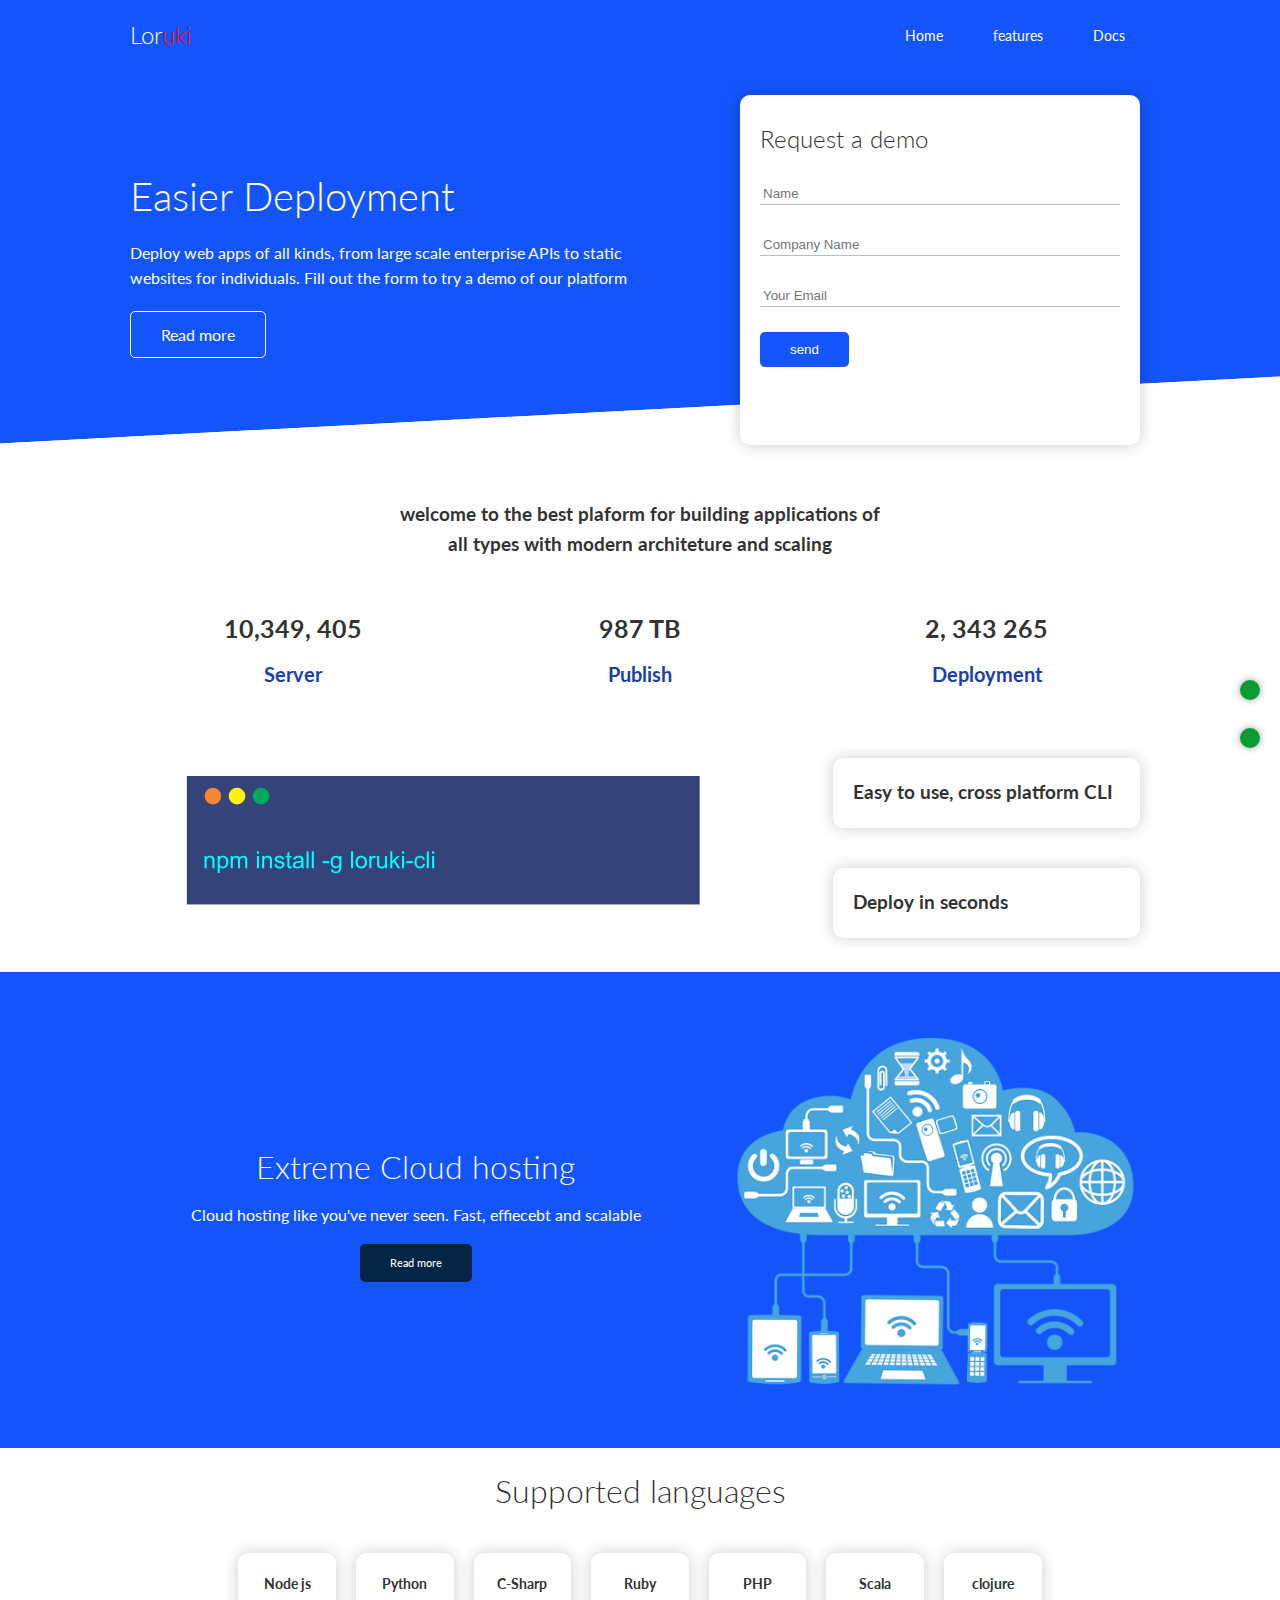
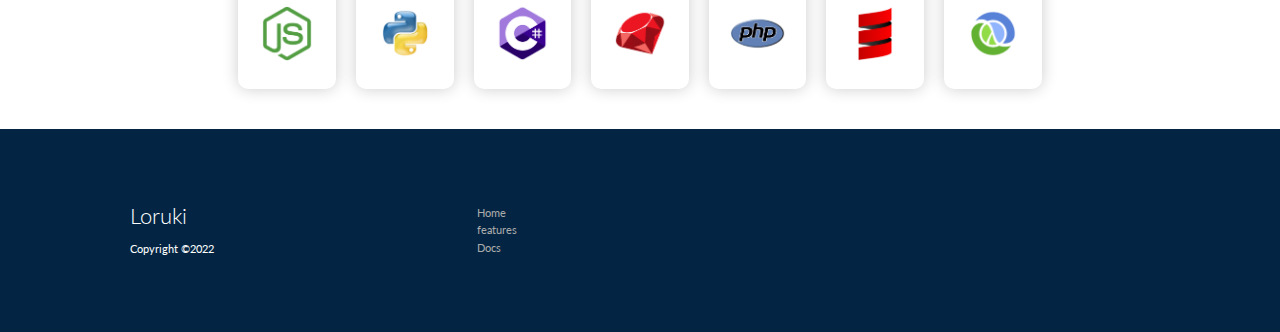
<file: index.html>
<!DOCTYPE html>
<html lang="en">

<head>
    <meta charset="UTF-8">
    <meta http-equiv="X-UA-Compatible" content="IE=edge">
    <meta name="viewport" content="width=device-width, initial-scale=1.0">
    <link rel="stylesheet" href="https://cdnjs.cloudflare.com/ajax/libs/font-awesome/6.1.1/css/all.min.css"
        integrity="sha512-KfkfwYDsLkIlwQp6LFnl8zNdLGxu9YAA1QvwINks4PhcElQSvqcyVLLD9aMhXd13uQjoXtEKNosOWaZqXgel0g=="
        crossorigin="anonymous" referrerpolicy="no-referrer" />
    <link rel="stylesheet" href="main.css">
    <title>Loruki! Cloud hosting for everyone</title>
</head>

<body>
    <!--Navbar-->
    <div class="navbar">
        <div class="container flex">
            <h1 class="logo">Lor<span>uki</span></h1>
            <nav>
                <ul>
                    <li><a href="index.html">Home</a></li>
                    <li><a href="features.html">features</a></li>
                    <li><a href="docs.html">Docs</a></li>
                </ul>
            </nav>

        </div>
    </div>


    <!--Showcase-->
    <section class="showcase">
        <div class="container grid">
            <div class="showcase-text">
                <h1>Easier Deployment</h1>
                <p>
                    Deploy web apps of all kinds, from large scale enterprise APIs to static websites for individuals.
                    Fill out the form to try a demo of our platform
                </p>
                <a href="features.html" class="btn btn-outline">Read more</a>
            </div>

            <div class="showcase-form card">
                <h2>Request a demo</h2>
                <form>
                    <div class="form-control">
                        <input type="text" name="name" id="name" placeholder="Name" required>
                    </div>

                    <div class="form-control">
                        <input type="text" name="company" id="COmpany Name" placeholder="Company Name" required>
                    </div>

                    <div class="form-control">
                        <input type="email" name="email" id="email" placeholder="Your Email" required>
                    </div>

                    <div class="form-control">
                        <input type="submit" value="send" class="btn btn-primary">
                    </div>

                </form>
            </div>
        </div>
    </section>
    <!--stats-->
    <section class="stats">
        <div class="container">
            <h3 class="stats-heading text-center my-1">
                welcome to the best plaform for building applications of all types with modern architeture and scaling
            </h3>

            <div class="grid grid-3 text-center my-4">
                <div>
                    <i class="fas fa-server fa-3x"></i>
                    <h3>10,349, 405</h3>
                    <p class="text-secondary">Server</p>
                </div>
                <div>
                    <i class="fas fa-upload fa-3x"></i>
                    <h3>987 TB</h3>
                    <p class="text-secondary">Publish</p>
                </div>
                <div>
                    <i class="fas fa-project-diagram fa-3x"></i>
                    <h3>2, 343 265</h3>
                    <p class="text-secondary">Deployment</p>
                </div>
            </div>
        </div>
    </section>


    <!--cli-->
    <sectioin class="cli">
        <div class="container grid">
            <img src="img/cli.png.svg" alt="">
            <div class="card">
                <h3>Easy to use, cross platform CLI </h3>
            </div>
            <div class="card">
                <h3>Deploy in seconds</h3>
            </div>
        </div>
    </sectioin>


    <!--cloud-->

    <section class="cloud bg-primary my-2 py-2">
        <article id="Extreme">
            <div class="container grid">

                <div class="text-center">
                    <h2 class="lg"> Extreme Cloud hosting</h2>
                    <p class="lead my-1">Cloud hosting like you've never seen. Fast, effiecebt and scalable</p>
                    <a href="features.html" class="btn btn-dark hover">Read more</a>
                </div>
                <img src="img/cloud hosting_Images 1.png" alt="">
            </div>
        </article>
    </section>


    <!--languages-->

    <article class="Languages">
        <section class="languages">

            <h2 class="md text-center my-2">Supported languages</h2>
            <div class="container flex">
                <div class="card">
                    <h4>Node js</h4>
                    <img src="img/Node.js logo.png" alt="">
                </div>

                <div class="card">
                    <h4>Python</h4>
                    <img src="img/python.png" alt="">
                </div>

                <div class="card">
                    <h4>C-Sharp</h4>
                    <img src="img/c-sharp logo .png" alt="">
                </div>

                <div class="card">
                    <h4>Ruby</h4>
                    <img src="img/Ruby.png" alt="">
                </div>

                <div class="card">
                    <h4>PHP</h4>
                    <img src="img/php.png" alt="">
                </div>

                <div class="card">
                    <h4>Scala</h4>
                    <img src="img/scala.png" alt="">
                </div>

                <div class="card">
                    <h4>clojure</h4>
                    <img src="img/clojure.png" alt="">
                </div>

            </div>
            <div class="arrow">
                <a href="#"><i class="fas fa-arrow-up card fa-3x"></i></a>
            </div>
            <div class="arrow">
                <a href="#Extreme"><i class="fas fa-arrow-down card fa-3x"></i></a>
            </div>
        </section>
    </article>

    <!--Footer-->
    <footer class="footer bg-dark py-5">
        <div class="container grid grid-3">
            <div>
                <h1>Loruki</h1>
                <p>Copyright &copy;2022</p>
            </div>


            <nav class="nav-footer">
                <ul>
                    <li><a href="index.html">Home</a></li>
                    <li><a href="features.html">features</a></li>
                    <li><a href="docs.html">Docs</a></li>
                </ul>
            </nav>

            <div class="social">
                <a href="#">
                    <i class="fab fa-github fa-2x"></i>
                </a>
                <a href="#">
                    <i class="fab fa-twitter fa-2x"></i>
                </a>
                <a href="#">
                    <i class="fab fa-facebook fa-2x"></i>
                </a>
                <a href="#">
                    <i class="fab fa-linkedin fa-2x"></i>
                </a>
                <a href="#">
                    <i class="fab fa-instagram fa-2x"></i>
                </a>
            </div>
        </div>
    </footer>

</body>

</html>
</file>
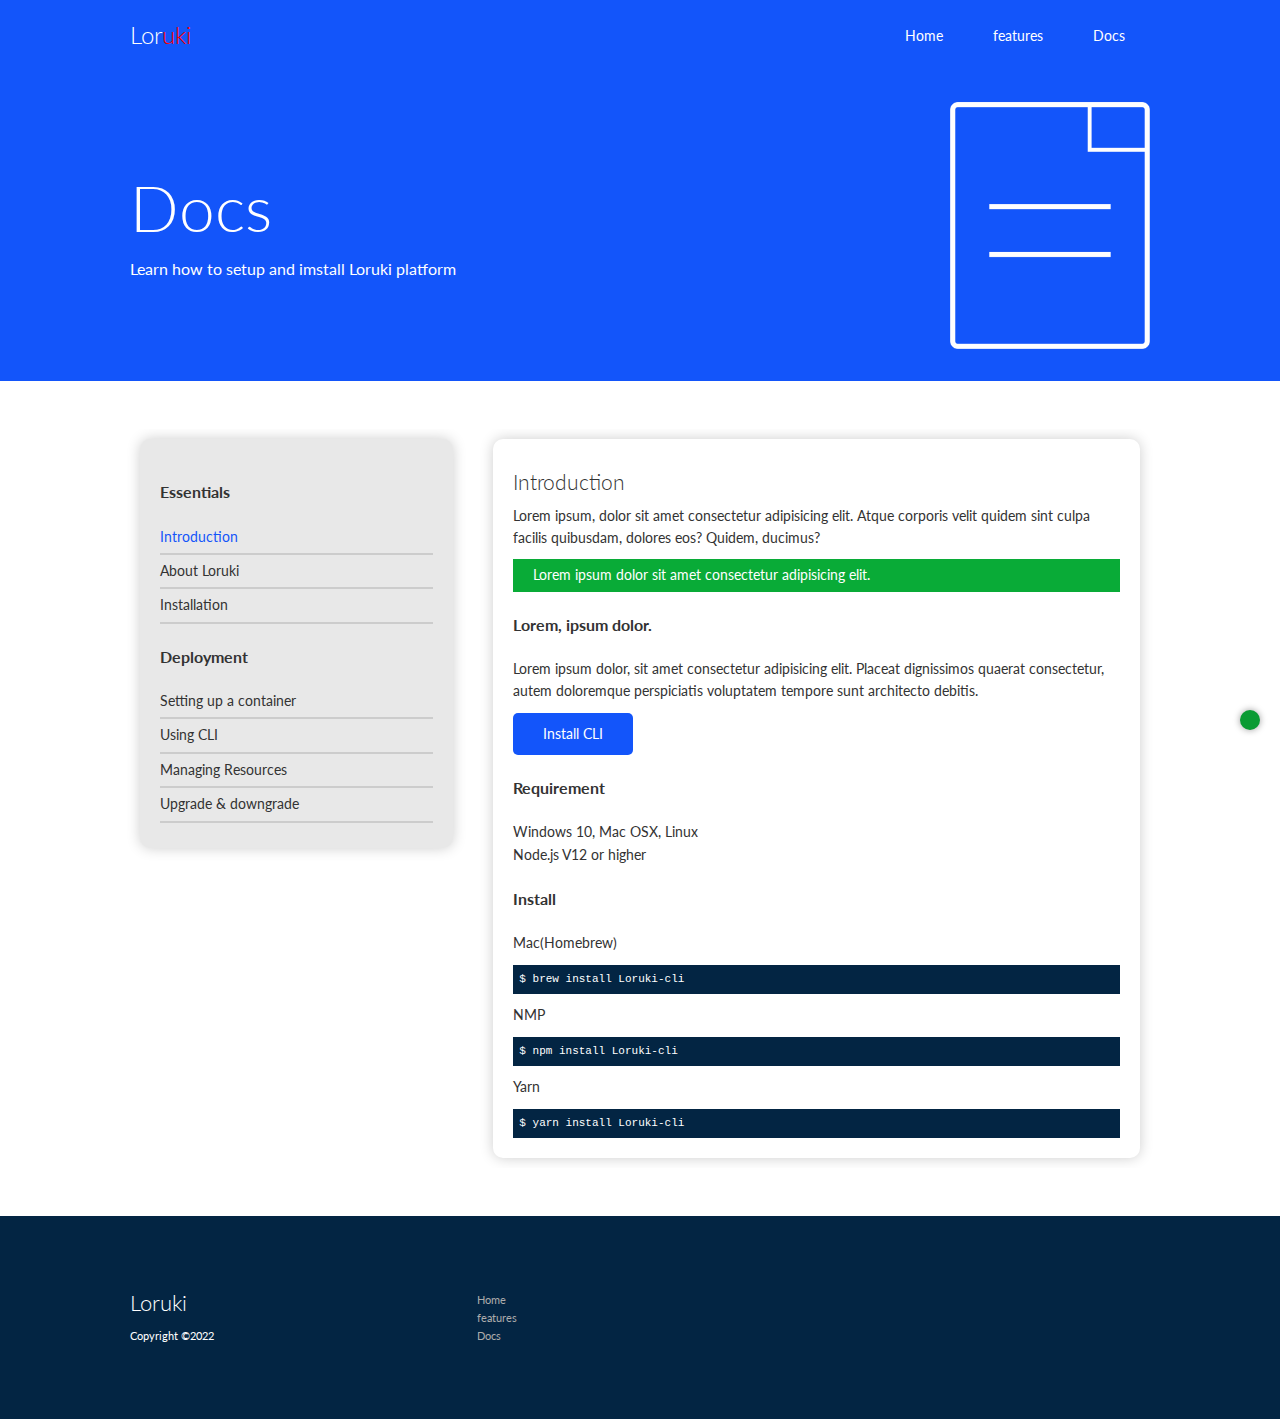
<file: docs.html>
<!DOCTYPE html>
<html lang="en">

<head>
    <meta charset="UTF-8">
    <meta http-equiv="X-UA-Compatible" content="IE=edge">
    <meta name="viewport" content="width=device-width, initial-scale=1.0">
    <link rel="stylesheet" href="https://cdnjs.cloudflare.com/ajax/libs/font-awesome/6.1.1/css/all.min.css"
        integrity="sha512-KfkfwYDsLkIlwQp6LFnl8zNdLGxu9YAA1QvwINks4PhcElQSvqcyVLLD9aMhXd13uQjoXtEKNosOWaZqXgel0g=="
        crossorigin="anonymous" referrerpolicy="no-referrer" />
    <link rel="stylesheet" href="main.css">
    <title>Loruki! Cloud hosting for everyone</title>
</head>

<body>
    <!--Navbar-->
    <div class="navbar">
        <div class="container flex">
            <h1 class="logo">Lor<span>uki</span></h1>
            <nav>
                <ul>
                    <li><a href="index.html">Home</a></li>
                    <li><a href="features.html">features</a></li>
                    <li><a href="docs.html">Docs</a></li>
                </ul>
            </nav>

        </div>
    </div>

    <!--Head-->
    <section class="docs-head bg-primary py-3">
        <div class="container grid">
            <div>
                <h1 class="xl">Docs</h1>
                <p class="lead">Learn how to setup and imstall Loruki platform</p>
            </div>
            <img src="img/Docs img.png" alt="">
        </div>

        <div class="arrow">
            <a href="docs.html"><i class="fas fa-arrow-up card fa-3x"></i></a>
        </div>
    </section>

    <!--Docs main-->
    <section class="docs-main my-4">
        <div class="container grid">
            <div class="card bg-light">


                <h3 class="my-2">Essentials</h3>
                <nav>
                    <ul>
                        <li><a class="text-primary" href="#">Introduction</a></li>
                        <li><a href="#">About Loruki</a></li>
                        <li><a href="#">Installation</a></li>
                    </ul>
                </nav>

                <h3 class="my-2">Deployment</h3>
                <nav>
                    <ul>
                        <li><a href="#">Setting up a container</a></li>
                        <li><a href="#">Using CLI</a></li>
                        <li><a href="#">Managing Resources</a></li>
                        <li><a href="#">Upgrade & downgrade</a></li>
                    </ul>
                </nav>
            </div>
            <div class="card font">
                <h2>Introduction</h2>
                <p>Lorem ipsum, dolor sit amet consectetur adipisicing elit. Atque corporis velit quidem sint culpa
                    facilis
                    quibusdam, dolores eos? Quidem, ducimus?</p>
                <div class="alert alert-succes">
                    <i class="fas fa-info"></i>Lorem ipsum dolor sit amet consectetur adipisicing elit.
                </div>
                <h3>Lorem, ipsum dolor.</h3>
                <p>Lorem ipsum dolor, sit amet consectetur adipisicing elit. Placeat dignissimos quaerat consectetur,
                    autem doloremque perspiciatis voluptatem tempore sunt architecto debitis. </p>
                <a href="#" class="btn btn-primary">Install CLI</a>
                <h3>Requirement</h3>
                <ul>
                    <li>Windows 10, Mac OSX, Linux</li>
                    <li>Node.js V12 or higher </li>
                </ul>
                <h3>Install</h3>
                <p>Mac(Homebrew)</p>
                <pre class="bg-dark "><code>$ brew install Loruki-cli</code></pre>
                <p>NMP</p>
                <pre class="bg-dark"><code>$ npm install Loruki-cli</code></pre>
                <p>Yarn</p>
                <pre class="bg-dark"><code>$ yarn install Loruki-cli</code></pre>
            </div>
        </div>
    </section>




    <!--Footer-->
    <footer class="footer bg-dark py-5">
        <div class="container grid grid-3">
            <div>
                <h1>Loruki</h1>
                <p>Copyright &copy;2022</p>
            </div>


            <nav class="nav-footer">
                <ul>
                    <li><a href="index.html">Home</a></li>
                    <li><a href="features.html">features</a></li>
                    <li><a href="docs.html">Docs</a></li>
                </ul>
            </nav>

            <div class="social">
                <a href="#">
                    <i class="fab fa-github fa-2x"></i>
                </a>
                <a href="#">
                    <i class="fab fa-twitter fa-2x"></i>
                </a>
                <a href="#">
                    <i class="fab fa-facebook fa-2x"></i>
                </a>
                <a href="#">
                    <i class="fab fa-linkedin fa-2x"></i>
                </a>
            </div>
        </div>
    </footer>

</body>

</html>
</file>
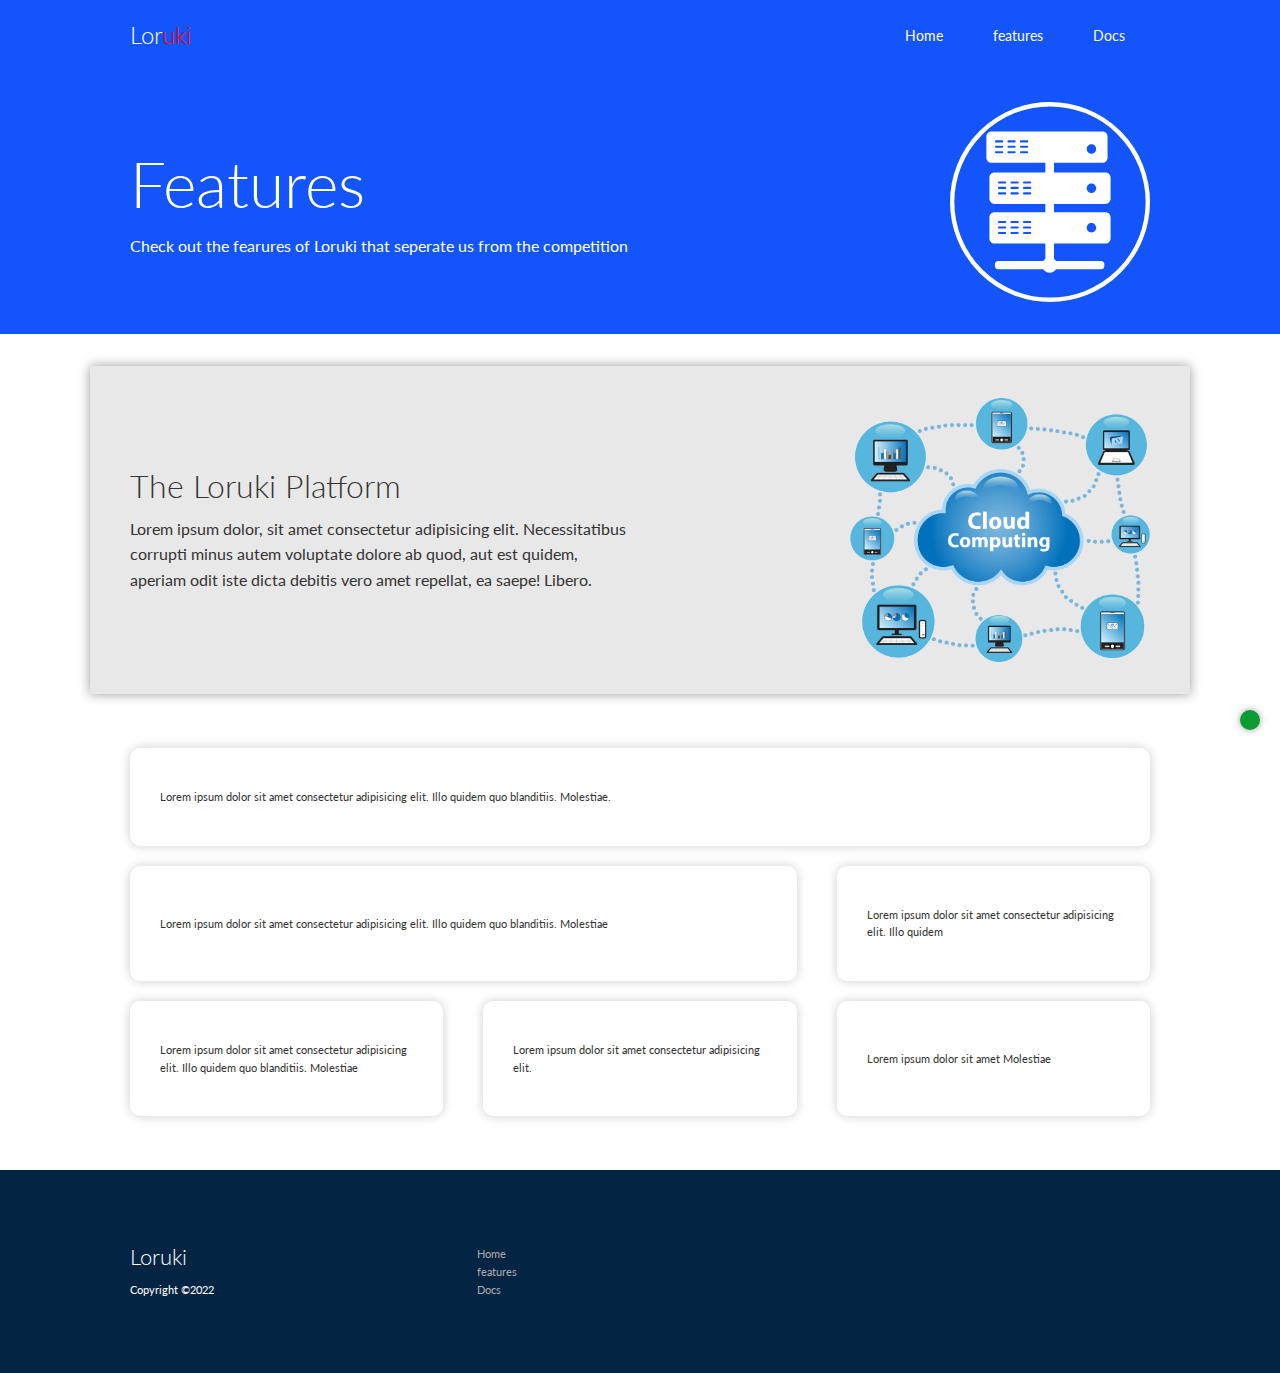
<file: features.html>
<!DOCTYPE html>
<html lang="en">

<head>
    <meta charset="UTF-8">
    <meta http-equiv="X-UA-Compatible" content="IE=edge">
    <meta name="viewport" content="width=device-width, initial-scale=1.0">
    <link rel="stylesheet" href="https://cdnjs.cloudflare.com/ajax/libs/font-awesome/6.1.1/css/all.min.css"
        integrity="sha512-KfkfwYDsLkIlwQp6LFnl8zNdLGxu9YAA1QvwINks4PhcElQSvqcyVLLD9aMhXd13uQjoXtEKNosOWaZqXgel0g=="
        crossorigin="anonymous" referrerpolicy="no-referrer" />
    <link rel="stylesheet" href="main.css">
    <title>Loruki! Cloud hosting for everyone</title>
</head>

<body>
    <!--Navbar-->
    <div class="navbar">
        <div class="container flex">
            <h1 class="logo">Lor<span>uki</span></h1>
            <nav>
                <ul>
                    <li><a href="index.html">Home</a></li>
                    <li><a href="features.html">features</a></li>
                    <li><a href="docs.html">Docs</a></li>
                </ul>
            </nav>

        </div>
    </div>

    <!--Head-->
    <section class="features-head bg-primary py-3">
        <div class="container grid">
            <div>
                <h1 class="xl">Features</h1>
                <p class="lead">Check out the fearures of Loruki that seperate us from the competition</p>
            </div>
            <img src="img/server.svg" alt="">
        </div>

        <div class="arrow">
            <a href="features.html"><i class="fas fa-arrow-up card fa-3x"></i></a>
        </div>
    </section>

    <!--Subhead-->

    <section class="features-sud-head bg-light py-3 container">
        <div class="container grid">
            <div>
                <h1 class="md">The Loruki Platform</h1>
                <p>Lorem ipsum dolor, sit amet consectetur adipisicing elit. Necessitatibus corrupti minus autem
                    voluptate dolore ab quod, aut est quidem, aperiam odit iste dicta debitis vero amet repellat, ea
                    saepe! Libero.</p>
            </div>
            <img src="img/server2.png" alt="">
        </div>
    </section>

    <section class="features-main my-2">
        <div class="container grid grid-3">
            <div class="card flex">
                <i class="fas fa-server fa-3x"> </i>
                <p>Lorem ipsum dolor sit amet consectetur adipisicing elit. Illo quidem quo blanditiis. Molestiae.</p>
            </div>

            <div class="card flex">
                <i class="fas fa-database fa-3x"> </i>
                <p>Lorem ipsum dolor sit amet consectetur adipisicing elit. Illo quidem quo blanditiis. Molestiae
                </p>

            </div>
            <div class="card flex">
                <i class="fas fa-power-off fa-3x"> </i>
                <p>Lorem ipsum dolor sit amet consectetur adipisicing elit. Illo quidem
                </p>

            </div>
            <div class="card flex">
                <i class="fas fa-upload fa-3x"> </i>
                <p>Lorem ipsum dolor sit amet consectetur adipisicing elit. Illo quidem quo blanditiis. Molestiae
                </p>

            </div>
            <div class="card flex">
                <i class="fas fa-wifi fa-3x"> </i>
                <p>Lorem ipsum dolor sit amet consectetur adipisicing elit.
                </p>

            </div>
            <div class="card flex">
                <i class="fas fa-laptop-code fa-3x"> </i>
                <p>Lorem ipsum dolor sit amet Molestiae
                </p>

            </div>

        </div>
    </section>

    <!--Footer-->
    <footer class="footer bg-dark py-5">
        <div class="container grid grid-3">
            <div>
                <h1>Loruki</h1>
                <p>Copyright &copy;2022</p>
            </div>


            <nav class="nav-footer">
                <ul>
                    <li><a href="index.html">Home</a></li>
                    <li><a href="features.html">features</a></li>
                    <li><a href="docs.html">Docs</a></li>
                </ul>
            </nav>

            <div class="social">
                <a href="#">
                    <i class="fab fa-github fa-2x"></i>
                </a>
                <a href="#">
                    <i class="fab fa-twitter fa-2x"></i>
                </a>
                <a href="#">
                    <i class="fab fa-facebook fa-2x"></i>
                </a>
                <a href="#">
                    <i class="fab fa-linkedin fa-2x"></i>
                </a>
            </div>
        </div>
    </footer>

</body>

</html>
</file>
<file: main.css>
@import url("https://fonts.googleapis.com/css2?family=Lato:wght@300&display=swap");
:root {
  --primary-color: #1355fa;
  --secondary-color: #1c3fa8;
  --dark-color: #032543;
  --light-color: #e8e8e8;
}

* {
  box-sizing: border-box;
  padding: 0;
  margin: 0;
}

body {
  font-family: "lato", sans-serif;
  font-size: 1em;
  color: #333;
  line-height: 1.6;
}

ul {
  list-style-type: none;
}

a {
  text-decoration: none;
  color: #333;
}

h1,
h2 {
  font-weight: 300;
  line-height: 1.2;
  margin: 10px 0;
}

p {
  margin: 10px 0;
}

img {
  width: 100%;
}

/*Navbar*/
.navbar {
  background-color: var(--primary-color);
  color: white;
  height: 70px;
}

.navbar ul {
  display: flex;
}

.navbar a {
  color: white;
  padding: 10px;
  margin: 0 15px;
  font-size: 14px;
}

.navbar a:hover {
  text-decoration: underline;
}

.navbar .flex {
  justify-content: space-between;
}

.logo {
  font-size: 1.5em;
}

span {
  color: red;
}

/*Showcase*/
.showcase {
  height: 380px;
  background-color: var(--primary-color);
  color: white;
  position: relative;
}

.showcase h1 {
  font-size: 40px;
}

.showcase p {
  margin: 20px 0;
}

.showcase .grid {
  overflow: visible;
}

.showcase-text {
  animation: SlideInFromLeft 1s ease-in;
  margin-top: 0px;
}

.showcase-form {
  position: relative;
  top: 10px;
  height: 350px;
  width: 400px;
  padding: 40px;
  z-index: 100;
  justify-self: flex-end;
  animation: SlideInFromRight 1s ease-in;
}

.showcase-form .form-control {
  margin: 25px 0;
}

.showcase-form input[type="text"],
.showcase-form input[type="email"] {
  border: 0;
  border-bottom: 1px solid #b4becb;
  width: 100%;
  padding: 3px;
}

.showcase-form input:focus {
  outline: none;
}

.showcase::before,
.showcase::after {
  content: "";
  position: absolute;
  height: 80px;
  bottom: -40px;
  right: 0;
  left: 0;
  background: white;
  transform: skewY(-3deg);
}

/*Utitilities*/
.container {
  max-width: 1100px;
  margin: 0 auto;
  overflow: auto;
  padding: 0 40px;
}

.card {
  background: white;
  color: #333;
  border-radius: 10px;
  box-shadow: 0px 0px 1em rgba(0, 0, 0, 0.2);
  padding: 20px;
  margin: 10px;
}

.btn {
  display: inline-block;
  padding: 10px 30px;
  cursor: pointer;
  color: white;
  background-color: var(--primary-color);
  border: none;
  border-radius: 5px;
}

.btn-outline {
  background-color: transparent;
  border: 1px white solid;
}

.btn:hover {
  transform: scale(0.98);
}

.flex {
  display: flex;
  justify-content: center;
  align-items: center;
  height: 100%;
}

.grid {
  display: grid;
  grid-template-columns: repeat(2, 1fr);
  gap: 20px;
  justify-content: center;
  align-items: center;
  height: 100%;
}

.grid-3 {
  display: grid;
  grid-template-columns: repeat(3, 1fr);
}

.fas.fa-arrow-up {
  font-size: 10px;
  color: white;
  background-color: #0a9b33;
  border-radius: 50px;
  box-shadow: 0px 0px 0.7em rgba(0, 0, 0, 0.4);
  padding: 10px;
  position: fixed;
  right: 10px;
  bottom: 10rem;
  z-index: 100;
}

.fas.fa-arrow-down {
  font-size: 10px;
  color: white;
  background-color: #0a9b33;
  border-radius: 50px;
  box-shadow: 0px 0px 0.7em rgba(0, 0, 0, 0.4);
  padding: 10px;
  position: fixed;
  right: 10px;
  bottom: 7rem;
  z-index: 100;
}

.languages .arrow .fas.fa-arrow-up:hover,
.languages .arrow .fas.fa-arrow-down:hover,
.features-head .arrow .fas.fa-arrow-up:hover,
.docs-head .arrow .fas.fas.fa-arrow-up:hover {
  transform: scale(0.95);
}

/*Stats*/
.stats {
  padding-top: 50px;
  animation: SlideInFromBottom 1s ease-in;
}

h3.stats-heading {
  max-width: 500px;
  margin: auto;
}

.stats .grid h3 {
  font-size: 25px;
}

.stats .grid p {
  font-size: 20px;
  font-weight: bold;
}

/*Cli*/
.cli .grid {
  grid-template-columns: repeat(3, 1fr);
  grid-template-rows: repeat(2, 1fr);
}

.cli .grid > *:first-child {
  grid-column: 1 / span 2;
  grid-row: 1 / span 2;
}

/*cloud*/
.cloud .grid {
  grid-template-columns: 4fr 3fr;
}

/*background*/
.bg-primary,
.btn-primary {
  background-color: var(--primary-color);
  color: white;
}

.bg-secondary,
.btn-secondary {
  background-color: var(--secondary-color);
  color: white;
}

.bg-dark,
.btn-dark {
  background-color: var(--dark-color);
  color: white;
  font-size: 0.7em;
}

.bg-light,
.btn-light {
  background-color: var(--light-color);
  color: #333;
}

.bg-primary a,
.btn-primary a,
.bg-secondary a,
.btn-secondary a,
.bg-dark a,
.btn-dark a {
  color: white;
}

.text-primary {
  color: var(--primary-color);
}

.text-secondary {
  color: var(--secondary-color);
}

.text-dark {
  color: var(--dark-color);
}

.text-light {
  color: var(--light-color);
}

/*text sizes*/
.lead {
  font-size: 1em;
}

.sm {
  font-size: 1rem;
}

.md {
  font-size: 2rem;
}

.lg {
  font-size: 2rem;
}

.xl {
  font-size: 4rem;
}

.text-center {
  text-align: center;
}

/*languages*/
.languages .card {
  text-align: center;
  margin: 18px 10px 40px;
  transition: transform 0.2s ease-in;
}

.languages .card h4 {
  font-size: 14px;
  margin-bottom: 10px;
}

.languages img {
  width: 3.6em;
}

.languages .flex {
  flex-wrap: wrap;
}

.languages .card:hover {
  transform: translateY(-15px);
}

/*Features*/
.features-head img {
  width: 200px;
  justify-self: flex-end;
  animation: SlideInFromLeft 1s ease-in;
}

.features-sud-head img {
  width: 300px;
  justify-self: flex-end;
}

.features-sud-head {
  margin-top: 2em;
  box-shadow: 0px 0px 0.7em rgba(0, 0, 0, 0.4);
}

.features-main .card > i {
  margin-right: 10px;
}

.features-main .grid {
  padding: 30px;
}

.features-main .card.flex {
  font-size: 0.69em;
  justify-content: left;
}

.features-main .grid > *:first-child {
  grid-column: 1 / span 3;
}

.features-main .grid > *:nth-child(2) {
  grid-column: 1 / span 2;
}

.docs-head img {
  width: 200px;
  justify-self: flex-end;
  animation: SlideInFromLeft 1s ease-in;
}

.docs-main h3 {
  margin: 20px 0;
}

.docs-main .grid {
  grid-template-columns: 1fr 2fr;
  align-items: flex-start;
  font-size: 14px;
}

.docs-main nav li {
  font-size: 14px;
  padding-bottom: 5px;
  margin-bottom: 5px;
  border-bottom: 2px #ccc solid;
}

.docs-main nav a:hover {
  font-weight: bold;
}

.docs-main .fa-info {
  margin-right: 10px;
  color: white;
}

.docs-main .alert-succes {
  background-color: #09ab37;
  color: white;
  padding: 5px 10px;
}

.docs-main pre {
  font-size: 11px;
  padding: 6px;
}

/*footer*/
.social a {
  margin-right: 10px;
}

.footer a {
  color: #acabab;
}

.social a :hover {
  color: white;
  transform: scale(0.9);
}

.nav-footer ul a:hover {
  color: white;
}

/*margin*/
.my-1 {
  margin: 1rem 0;
}

.my-2 {
  margin: 1.5rem 0;
}

.my-3 {
  margin: 2rem 0;
}

.my-4 {
  margin: 3rem 0;
}

.my-5 {
  margin: 4rem 0;
}

/*margin*/
.m-1 {
  margin: 1rem;
}

.m-2 {
  margin: 1.5rem;
}

.m-3 {
  margin: 2rem;
}

.m-4 {
  margin: 3rem;
}

.m-5 {
  margin: 4rem;
}

/*padding*/
.py-1 {
  padding: 1rem 0;
}

.py-2 {
  padding: 1.5rem 0;
}

.py-3 {
  padding: 2rem 0;
}

.py-4 {
  padding: 3rem 0;
}

.py-5 {
  padding: 4rem 0;
}

.p-1 {
  padding: 1rem 0;
}

.p-2 {
  padding: 1.5rem 0;
}

.p-3 {
  padding: 2rem 0;
}

.p-4 {
  padding: 3rem 0;
}

.p-5 {
  padding: 4rem 0;
}

@keyframes SlideInFromLeft {
  0% {
    transform: translateX(-100%);
  }
  100% {
    transform: translateX(0);
  }
}

@keyframes SlideInFromRight {
  0% {
    transform: translateX(100%);
  }
  100% {
    transform: translateX(0);
  }
}

@keyframes SlideInFromTop {
  0% {
    transform: translateY(-100%);
  }
  100% {
    transform: translateX(0);
  }
}

@keyframes SlideInFromBottom {
  0% {
    transform: translateY(100%);
  }
  100% {
    transform: translateY(0);
  }
}

/*Tablets and under*/
@media (max-width: 768px) {
  .grid,
  .showcase .grid,
  .stats .grid,
  .cli .grid,
  .cloud .grid,
  .features-main .grid,
  .docs-main .grid {
    grid-template-columns: 1fr;
    grid-template-rows: 1fr;
  }
  .showcase {
    height: auto;
  }
  .showcase-text {
    text-align: center;
    margin-top: 4px;
  }
  .showcase-form {
    justify-self: center;
    margin: auto;
  }
  .cli .grid > *:first-child {
    grid-column: 1;
    grid-row: 1;
  }
  .footer ul {
    display: flex;
  }
  .footer ul li {
    margin-top: 0rem;
    padding-right: 1.5rem;
    font-size: 1.2em;
  }
  .docs-head img,
  .features-head img,
  .features-sud-head img {
    justify-self: center;
  }
  .features-main .grid > *:first-child,
  .features-main .grid > *:nth-child(2) {
    grid-column: 1;
  }
}

/*Mobile*/
@media only screen and (max-width: 520px) {
  .navbar {
    height: 110px;
  }
  .navbar .flex {
    flex-direction: column;
  }
  .navbar ul {
    padding: 10px;
    background-color: rgba(0, 0, 0, 0.1);
    border-radius: 19px;
  }
  .showcase {
    height: 30em;
    margin-bottom: 7em;
  }
  .showcase-text {
    margin-top: 20px;
    animation: SlideInFromTop 1s ease-in;
  }
  .showcase-form {
    width: 350px;
    height: 300px;
    animation: SlideInFromBottom 1s ease-in;
  }
  .showcase-form input[type="text"],
  .showcase-form input[type="email"] {
    border: 0;
    border-bottom: 1px solid #b4becb;
    width: 100%;
    padding: 3px;
  }
  .showcase::before,
  .showcase::after {
    content: "";
    position: absolute;
    height: 100px;
    bottom: -40px;
    right: 0;
    left: 0;
    background: white;
    transform: skewY(-9deg);
  }
  .docs-head img,
  .features-head img,
  .features-sud-head img {
    justify-self: center;
  }
  .docs-head img {
    animation: SlideInFromLeft 1s ease-in;
  }
  .features-head img {
    animation: SlideInFromLeft 1s ease-in;
  }
}
/*# sourceMappingURL=main.css.map */
</file>
